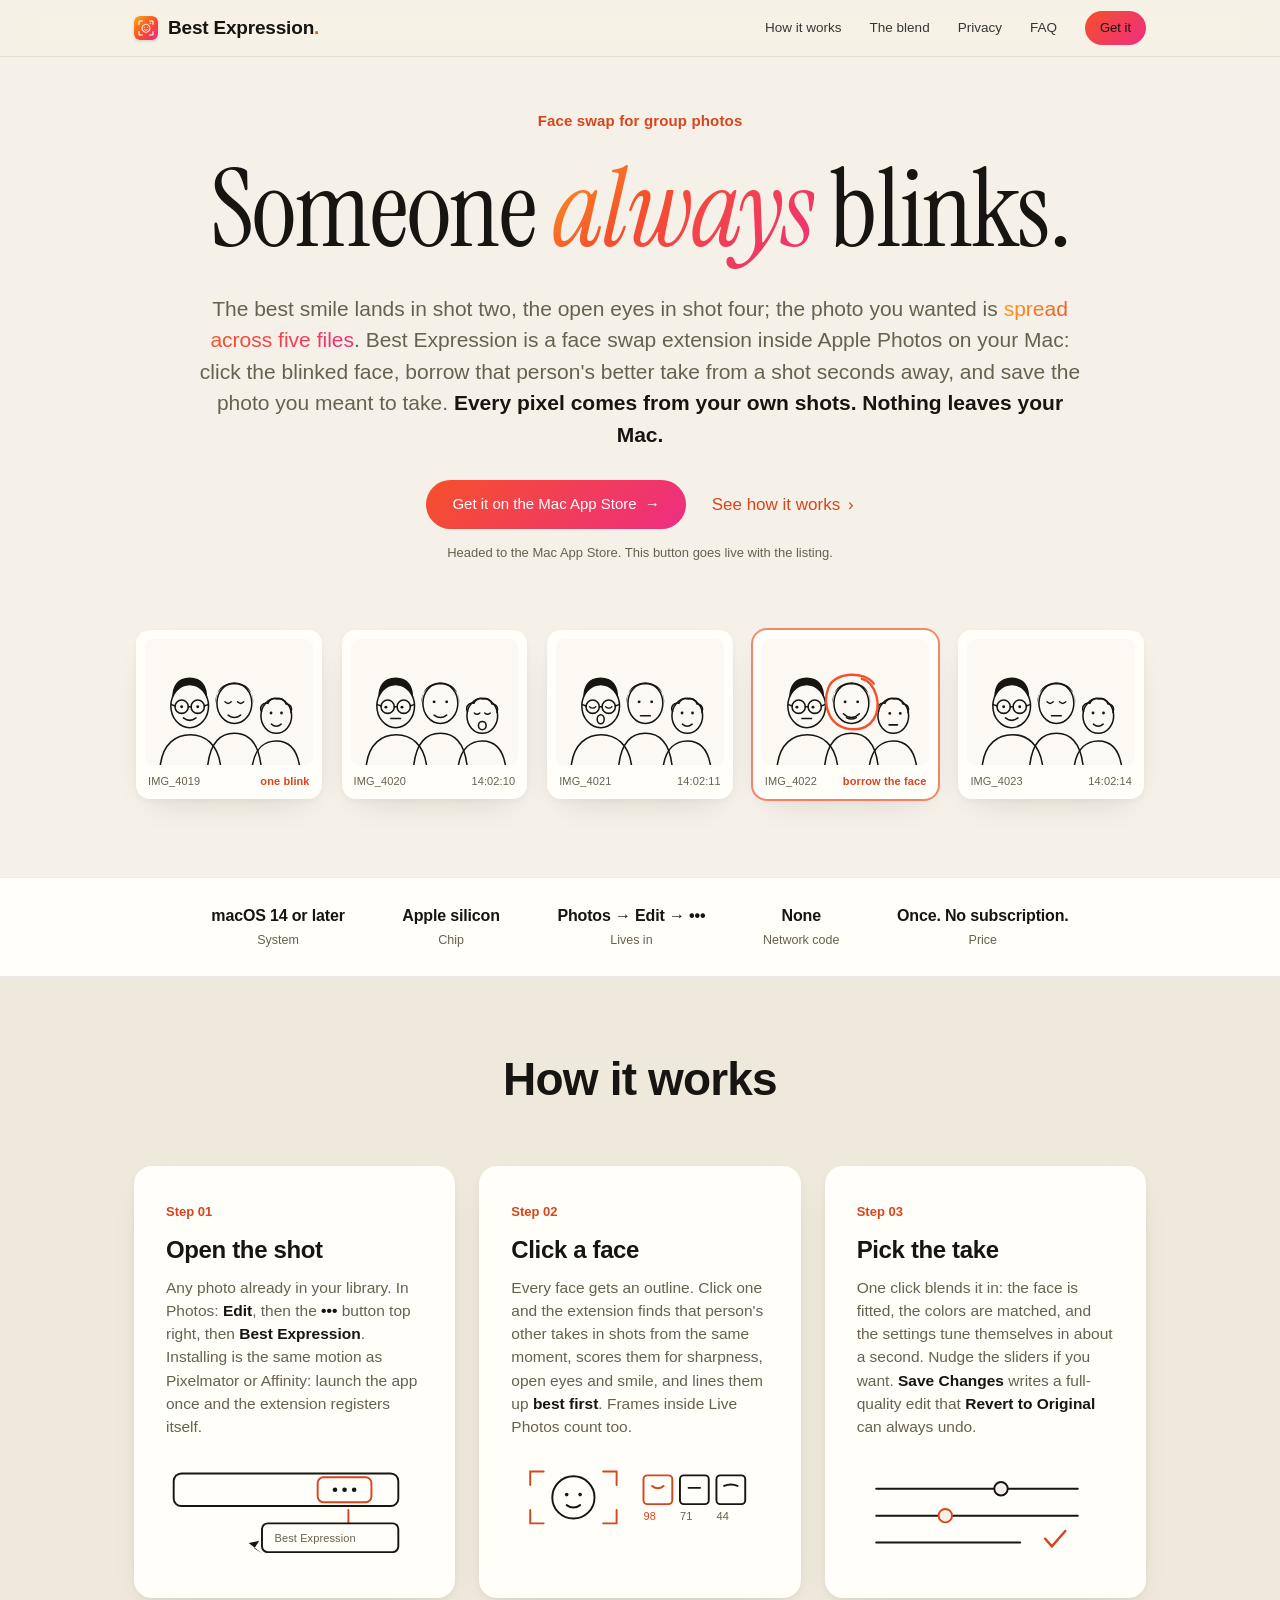
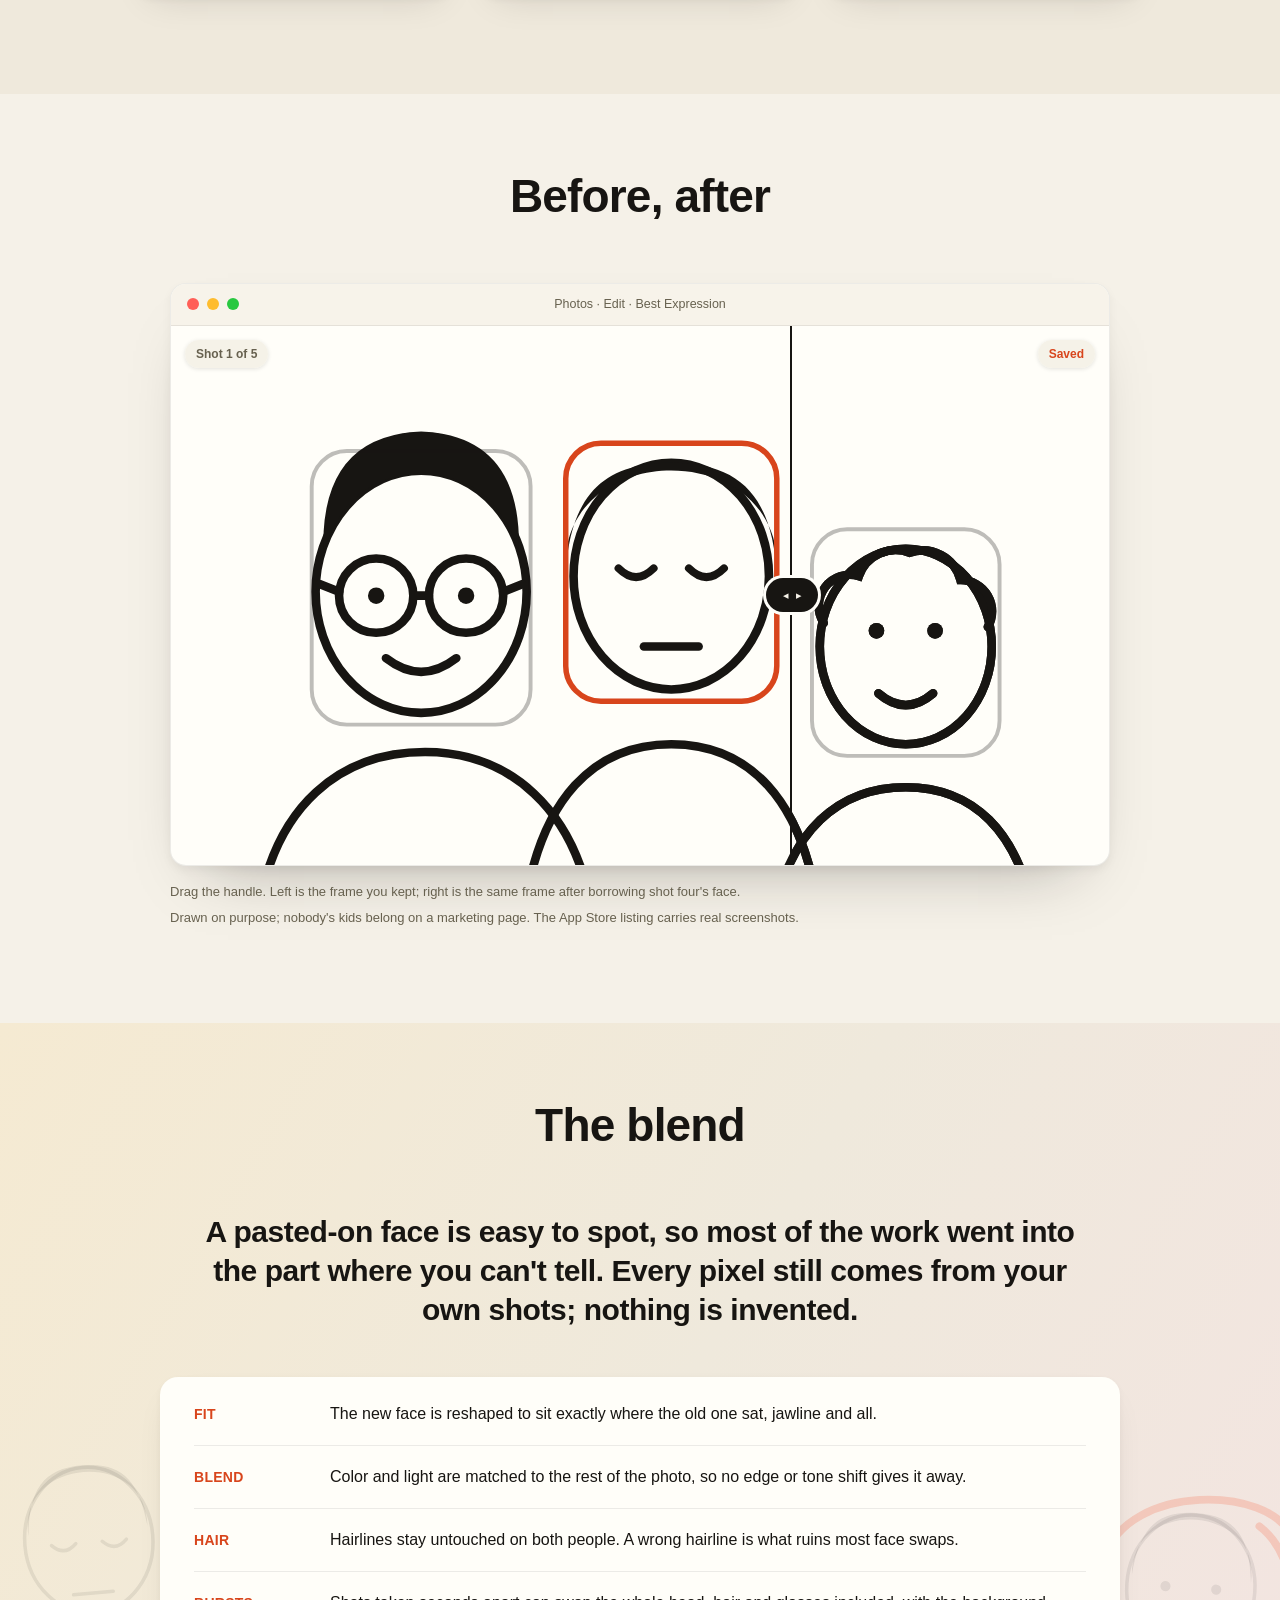
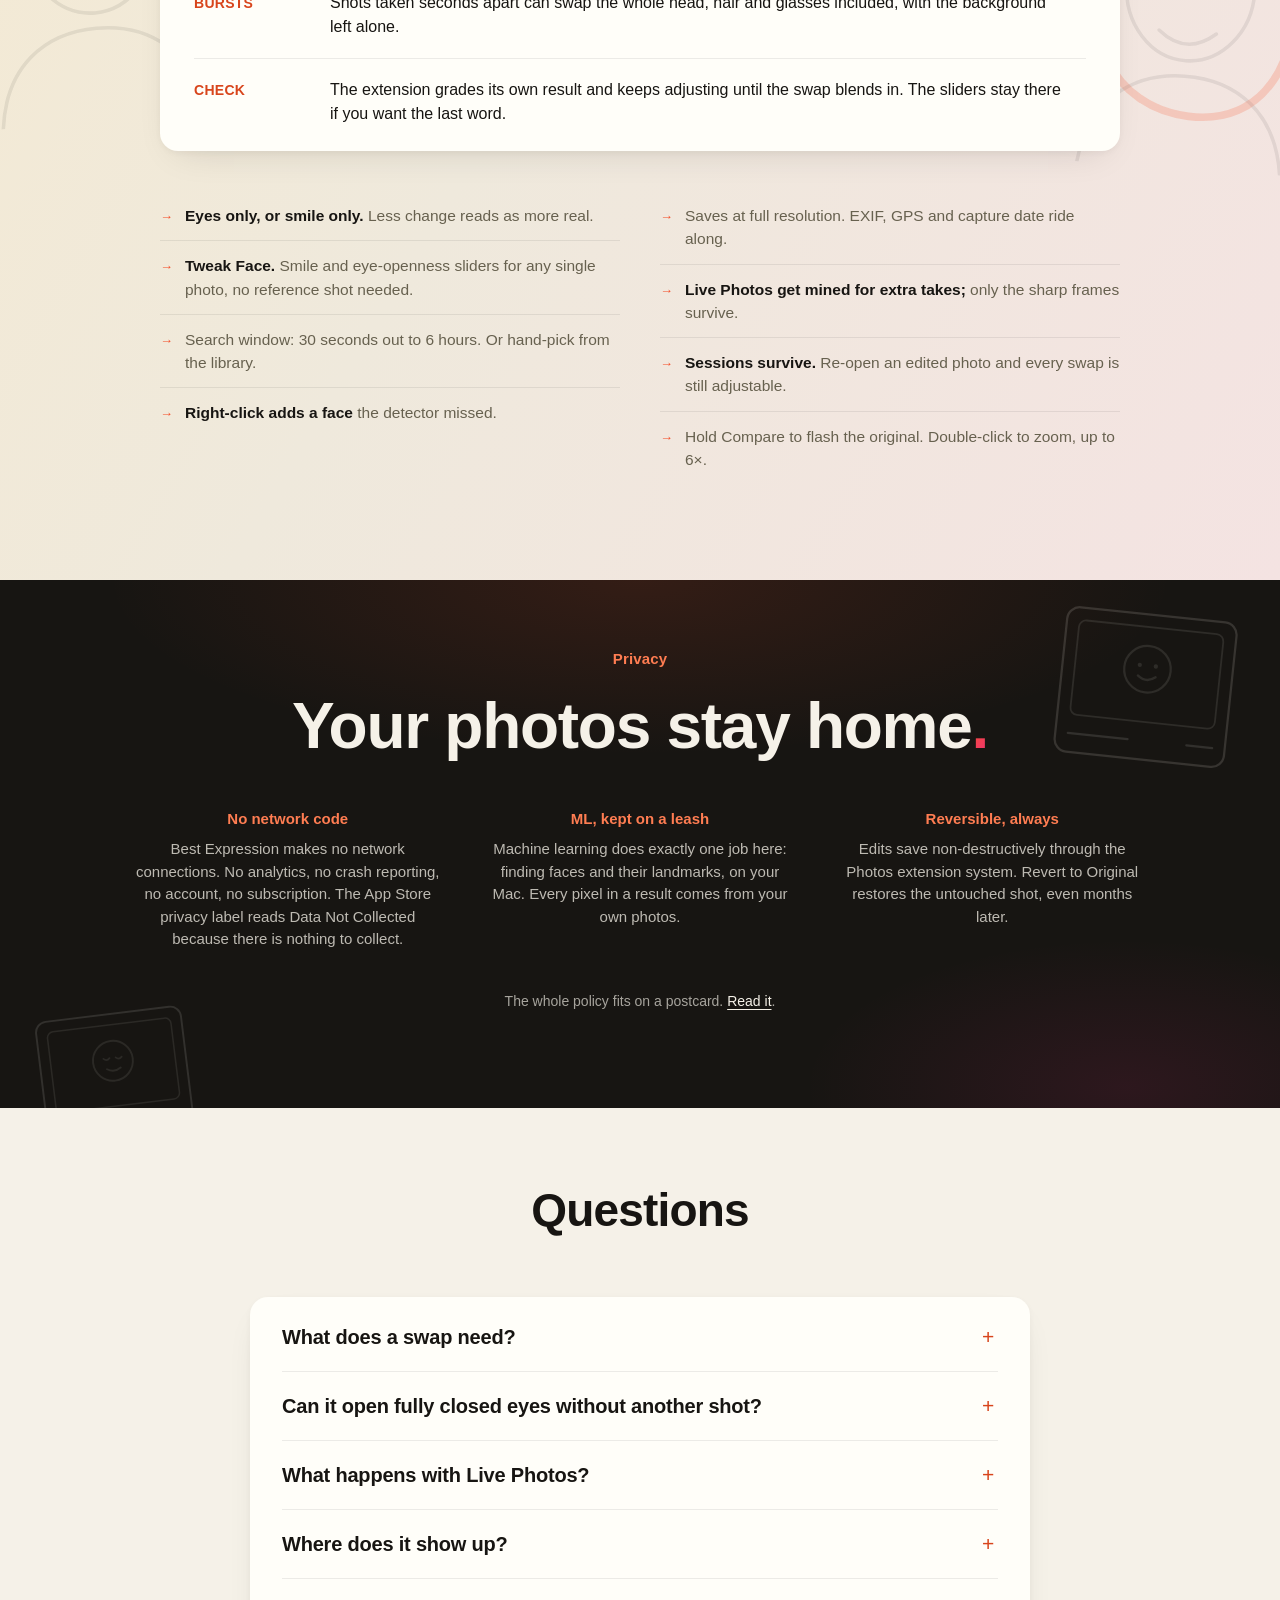
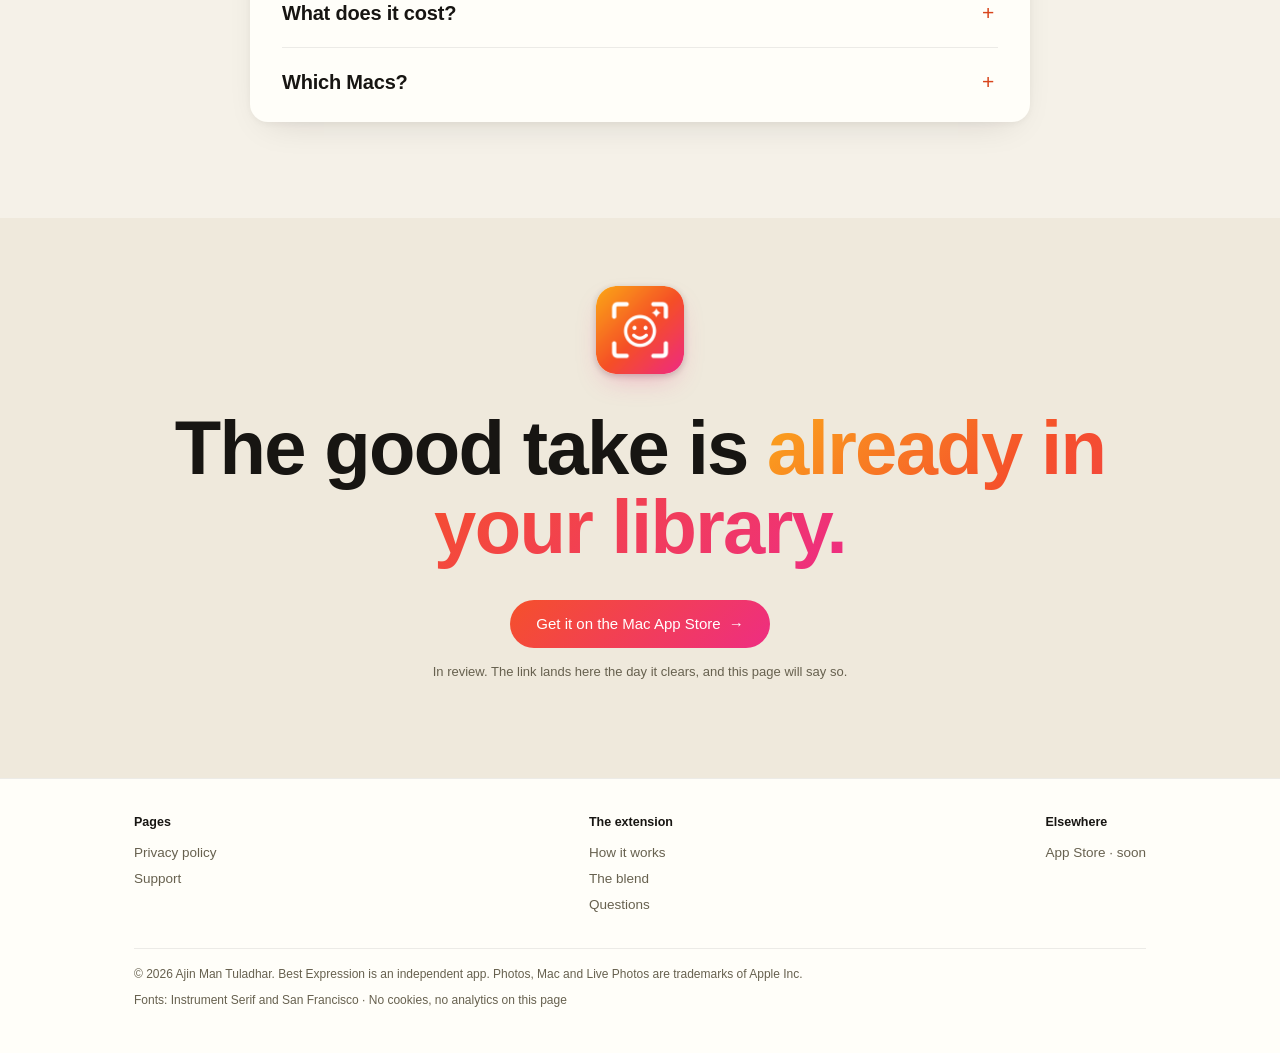
<file: index.html>
<!doctype html>
<html lang="en">
<head>
<meta charset="utf-8">
<meta name="viewport" content="width=device-width, initial-scale=1">
<title>Best Expression · Face swap for group photos, inside Apple Photos</title>
<meta name="description" content="Someone always blinks. The good take is sitting in the next shot over. Click their face and swap it in, right inside Photos. Everything stays on your Mac.">
<meta name="theme-color" content="#f5f1e8">
<link rel="icon" type="image/png" sizes="32x32" href="assets/icon-32.png">
<link rel="icon" type="image/png" sizes="64x64" href="assets/icon-64.png">
<link rel="apple-touch-icon" href="assets/icon-180.png">
<!-- PLACEHOLDER: Open Graph image. Drop a 1200x630 PNG at assets/og.png and uncomment.
<meta property="og:image" content="assets/og.png">
-->
<meta property="og:title" content="Best Expression · Face swap for group photos">
<meta property="og:description" content="Click the blinked face, borrow the open eyes from the shot next to it, save the photo you meant to take. Inside Apple Photos, entirely on your Mac.">
<meta property="og:type" content="website">
<link rel="preconnect" href="https://fonts.googleapis.com">
<link rel="preconnect" href="https://fonts.gstatic.com" crossorigin>
<link href="https://fonts.googleapis.com/css2?family=Instrument+Serif:ital@0;1&display=swap" rel="stylesheet">
<link rel="stylesheet" href="css/site.css">
<script>document.documentElement.className += " js";</script>
</head>
<body>

<!-- Shared line-art: the same three people, drawn once. Each "shot" reuses
     this trio and lays its own eyes and mouths on top, because the five
     frames really are the same scene a few seconds apart. -->
<svg width="0" height="0" style="position:absolute" aria-hidden="true" focusable="false">
  <defs>
    <g id="trio" fill="none" stroke="#171512" stroke-width="2.2" stroke-linecap="round">
      <!-- left: glasses -->
      <path d="M 22 180 C 26 150 44 137 65 137 C 86 137 104 151 108 180"/>
      <ellipse cx="64" cy="96" rx="27" ry="31"/>
      <path d="M 39 86 Q 38 56 64 55 Q 90 56 89 86 Q 83 66 64 66 Q 45 66 39 86 Z" fill="#171512" stroke="none"/>
      <circle cx="52.5" cy="97" r="9.5"/>
      <circle cx="75.5" cy="97" r="9.5"/>
      <path d="M 62 97 L 66 97 M 43 96 L 38 94 M 85 96 L 90 94"/>
      <!-- middle: bob -->
      <path d="M 90 180 C 94 148 109 135 128 135 C 147 135 162 148 166 180"/>
      <ellipse cx="128" cy="92" rx="25" ry="29"/>
      <path d="M 101 92 C 98 56 158 56 155 92 C 154 72 146 63 128 63 C 110 63 102 72 101 92 Z" fill="#171512" stroke="none"/>
      <!-- right: curls, shorter -->
      <path d="M 154 180 C 158 157 171 146 188 146 C 205 146 217 157 221 180"/>
      <ellipse cx="188" cy="110" rx="22" ry="25"/>
      <path d="M 167 104 A 8 8 0 0 1 176 92 A 10 10 0 0 1 189 86 A 10 10 0 0 1 202 93 A 8 8 0 0 1 209 105" />
    </g>

    <!-- expression parts, positioned per person -->
    <g id="a-open"><circle cx="52.5" cy="97" r="2.1" fill="#171512"/><circle cx="75.5" cy="97" r="2.1" fill="#171512"/></g>
    <g id="a-away"><circle cx="50" cy="97.6" r="2.1" fill="#171512"/><circle cx="73" cy="97.6" r="2.1" fill="#171512"/></g>
    <g id="a-shut" fill="none" stroke="#171512" stroke-width="2" stroke-linecap="round"><path d="M 48 97 Q 52.5 101 57 97"/><path d="M 71 97 Q 75.5 101 80 97"/></g>
    <g id="a-smile"><path d="M 55 113 Q 64 120 73 113" fill="none" stroke="#171512" stroke-width="2.2" stroke-linecap="round"/></g>
    <g id="a-flat"><path d="M 57 114 L 71 114" fill="none" stroke="#171512" stroke-width="2.2" stroke-linecap="round"/></g>
    <g id="a-talk"><ellipse cx="64" cy="115" rx="5" ry="6.5" fill="none" stroke="#171512" stroke-width="2.2"/></g>

    <g id="b-open"><circle cx="119" cy="90" r="2.1" fill="#171512"/><circle cx="137" cy="90" r="2.1" fill="#171512"/></g>
    <g id="b-shut" fill="none" stroke="#171512" stroke-width="2" stroke-linecap="round"><path d="M 114.5 90 Q 119 94.5 123.5 90"/><path d="M 132.5 90 Q 137 94.5 141.5 90"/></g>
    <g id="b-smile"><path d="M 119 109 Q 128 116 137 109" fill="none" stroke="#171512" stroke-width="2.2" stroke-linecap="round"/></g>
    <g id="b-grin" fill="none" stroke="#171512" stroke-width="2.2" stroke-linecap="round"><path d="M 116.5 107 Q 128 118 139.5 107"/><path d="M 121 112.5 Q 128 116.5 135 112.5"/></g>
    <g id="b-flat"><path d="M 121 110 L 135 110" fill="none" stroke="#171512" stroke-width="2.2" stroke-linecap="round"/></g>

    <g id="c-open"><circle cx="180.5" cy="106" r="2" fill="#171512"/><circle cx="195.5" cy="106" r="2" fill="#171512"/></g>
    <g id="c-away"><circle cx="183" cy="106.6" r="2" fill="#171512"/><circle cx="198" cy="106.6" r="2" fill="#171512"/></g>
    <g id="c-shut" fill="none" stroke="#171512" stroke-width="2" stroke-linecap="round"><path d="M 176.5 106 Q 180.5 109.8 184.5 106"/><path d="M 191.5 106 Q 195.5 109.8 199.5 106"/></g>
    <g id="c-smile"><path d="M 181 122 Q 188 128 195 122" fill="none" stroke="#171512" stroke-width="2.2" stroke-linecap="round"/></g>
    <g id="c-laugh"><ellipse cx="188" cy="124" rx="5.5" ry="6" fill="none" stroke="#171512" stroke-width="2.2"/></g>
    <g id="c-flat"><path d="M 182 123 L 194 123" fill="none" stroke="#171512" stroke-width="2.2" stroke-linecap="round"/></g>
  </defs>
</svg>

<header class="masthead">
  <div class="wrap masthead-inner">
    <a class="wordmark" href="./"><img class="app-icon" src="assets/icon-64.png"
      alt="" width="27" height="27"><span>Best Expression<em>.</em></span></a>
    <nav class="nav" aria-label="Site">
      <a href="#how">How it works</a>
      <a href="#blend" class="hide-sm">The blend</a>
      <a href="#privacy" class="hide-sm">Privacy</a>
      <a href="#faq">FAQ</a>
      <a href="#get" class="btn btn-ghost">Get it</a>
    </nav>
  </div>
</header>

<main>

<!-- ============================================= hero -->
<section class="hero">
  <div class="wrap">
    <p class="kicker" style="margin-bottom:22px">Face swap for group photos</p>
    <h1>Someone <em>always</em> blinks.</h1>
    <div class="hero-lead">
        <p class="hero-dek">The best smile lands in shot two, the open eyes in
        shot four; the photo you wanted is <span class="mark">spread across
        five files</span>. Best Expression is a face swap extension inside
        Apple Photos on your Mac: click the blinked face, borrow that person's better take
        from a shot seconds away, and save the photo you meant to take.
        <strong>Every pixel comes from your own shots. Nothing leaves your
        Mac.</strong></p>
        <div class="hero-ctas">
          <div class="hero-cta">
            <!-- PLACEHOLDER: App Store link. Replace href="#" with the real URL,
                 e.g. https://apps.apple.com/app/idXXXXXXXXXX. While href stays "#",
                 clicking shows the not-live-yet notice instead of jumping. -->
            <a class="btn btn-primary" id="store-link" href="#"
               data-wait="Not on the store yet · soon">
              <span class="label">Get it on the Mac App Store</span>
              <span class="arrow" aria-hidden="true">→</span>
            </a>
            <a class="link-more" href="#how">See how it works <span aria-hidden="true">›</span></a>
          </div>
          <p class="cta-note">Headed to the Mac App Store. This button goes live with the listing.</p>
        </div>
    </div>

    <!-- the contact sheet -->
    <div class="sheet" role="img" aria-label="Five frames of the same group photo, seconds apart. Someone has their eyes shut in each frame. In the fourth frame the middle person finally has open eyes and a real smile, circled in red pencil.">
        <div class="sheet-track">
          <figure class="shot">
            <svg viewBox="0 0 240 180"><use href="#trio"/><use href="#a-open"/><use href="#a-smile"/><use href="#b-shut"/><use href="#b-smile"/><use href="#c-open"/><use href="#c-smile"/></svg>
            <figcaption><span>IMG_4019</span><span class="flag">one blink</span></figcaption>
          </figure>
          <figure class="shot">
            <svg viewBox="0 0 240 180"><use href="#trio"/><use href="#a-away"/><use href="#a-flat"/><use href="#b-open"/><use href="#b-smile"/><use href="#c-shut"/><use href="#c-laugh"/></svg>
            <figcaption><span>IMG_4020</span><span>14:02:10</span></figcaption>
          </figure>
          <figure class="shot">
            <svg viewBox="0 0 240 180"><use href="#trio"/><use href="#a-shut"/><use href="#a-talk"/><use href="#b-open"/><use href="#b-flat"/><use href="#c-open"/><use href="#c-smile"/></svg>
            <figcaption><span>IMG_4021</span><span>14:02:11</span></figcaption>
          </figure>
          <figure class="shot is-pick" data-inview>
            <svg viewBox="0 0 240 180">
              <use href="#trio"/><use href="#a-away"/><use href="#a-flat"/><use href="#b-open"/><use href="#b-grin"/><use href="#c-away"/><use href="#c-flat"/>
              <path class="pencil" pathLength="100" d="M 160 64 C 148 46 104 46 95 70 C 86 94 96 126 127 129 C 158 132 170 106 164 82 C 160 68 152 59 143 57"/>
            </svg>
            <figcaption><span>IMG_4022</span><span class="flag">borrow the face</span></figcaption>
          </figure>
          <figure class="shot">
            <svg viewBox="0 0 240 180"><use href="#trio"/><use href="#a-open"/><use href="#a-smile"/><use href="#b-shut"/><use href="#b-flat"/><use href="#c-open"/><use href="#c-smile"/></svg>
            <figcaption><span>IMG_4023</span><span>14:02:14</span></figcaption>
          </figure>
        </div>
      </div>
  </div>

  <!-- spec strip -->
  <div class="specs">
    <div class="wrap">
      <dl class="specs-inner">
        <div class="spec"><dt>System</dt><dd>macOS 14 or later</dd></div>
        <div class="spec"><dt>Chip</dt><dd>Apple silicon</dd></div>
        <div class="spec"><dt>Lives in</dt><dd>Photos → Edit → •••</dd></div>
        <div class="spec"><dt>Network code</dt><dd>None</dd></div>
        <div class="spec"><dt>Price</dt><dd>Once. No subscription.</dd></div>
      </dl>
    </div>
  </div>
</section>

<!-- ============================================= 02 how it works -->
<section class="section" id="how">
  <div class="wrap">
    <div class="section-head">
      <h2 class="kicker">How it works</h2>
    </div>
    <div class="steps">
      <div class="step">
        <span class="num">Step 01</span>
        <h3>Open the shot</h3>
        <p>Any photo already in your library. In Photos: <b>Edit</b>, then the
        <b>•••</b> button top right, then <b>Best Expression</b>. Installing is
        the same motion as Pixelmator or Affinity: launch the app once and the
        extension registers itself.</p>
        <div class="step-art" aria-hidden="true">
          <svg viewBox="0 0 250 110" fill="none" stroke="#171512" stroke-width="2" stroke-linecap="round">
            <rect x="8" y="14" width="234" height="34" rx="8"/>
            <circle cx="176" cy="31" r="2.4" fill="#171512" stroke="none"/>
            <circle cx="186" cy="31" r="2.4" fill="#171512" stroke="none"/>
            <circle cx="196" cy="31" r="2.4" fill="#171512" stroke="none"/>
            <rect x="158" y="18" width="56" height="26" rx="6" stroke="#d8451c"/>
            <path d="M 190 52 L 190 66" stroke="#d8451c"/>
            <rect x="100" y="66" width="142" height="30" rx="6"/>
            <text x="113" y="85" class="svg-note">Best Expression</text>
            <path d="M 86 88 l 10 -5 l -3 9 l 9 3 z" fill="#171512" stroke="none" transform="rotate(14 92 88)"/>
          </svg>
        </div>
      </div>
      <div class="step">
        <span class="num">Step 02</span>
        <h3>Click a face</h3>
        <p>Every face gets an outline. Click one and the extension finds that
        person's other takes in shots from the same moment, scores them for
        sharpness, open eyes and smile, and lines them up <b>best first</b>.
        Frames inside Live Photos count too.</p>
        <div class="step-art" aria-hidden="true">
          <svg viewBox="0 0 250 110" fill="none" stroke="#171512" stroke-width="2" stroke-linecap="round">
            <path d="M 34 12 h -14 v 14 M 96 12 h 14 v 14 M 34 66 h -14 v -14 M 96 66 h 14 v -14" stroke="#d8451c"/>
            <circle cx="65" cy="39" r="22"/>
            <circle cx="58" cy="36" r="1.9" fill="#171512" stroke="none"/>
            <circle cx="72" cy="36" r="1.9" fill="#171512" stroke="none"/>
            <path d="M 58 47 Q 65 52 72 47"/>
            <rect x="138" y="16" width="30" height="30" rx="4" stroke="#d8451c"/>
            <path d="M 147 27 Q 153 32 159 27" stroke="#d8451c"/>
            <rect x="176" y="16" width="30" height="30" rx="4"/>
            <path d="M 185 29 L 197 29"/>
            <rect x="214" y="16" width="30" height="30" rx="4"/>
            <path d="M 222 27 Q 229 24 236 27"/>
            <text x="138" y="62" class="svg-note svg-note-red">98</text>
            <text x="176" y="62" class="svg-note">71</text>
            <text x="214" y="62" class="svg-note">44</text>
          </svg>
        </div>
      </div>
      <div class="step">
        <span class="num">Step 03</span>
        <h3>Pick the take</h3>
        <p>One click blends it in: the face is fitted, the colors are matched,
        and the settings tune themselves in about a second. Nudge the sliders
        if you want. <b>Save Changes</b> writes a full-quality edit that
        <b>Revert to Original</b> can always undo.</p>
        <div class="step-art" aria-hidden="true">
          <svg viewBox="0 0 250 110" fill="none" stroke="#171512" stroke-width="2" stroke-linecap="round">
            <path d="M 20 30 H 230"/><circle cx="150" cy="30" r="7" fill="#f5f1e8"/>
            <path d="M 20 58 H 230"/><circle cx="92" cy="58" r="7" fill="#f5f1e8" stroke="#d8451c"/>
            <path d="M 20 86 H 170"/>
            <path d="M 196 82 l 7 8 l 14 -16" stroke="#d8451c" stroke-width="2.6"/>
          </svg>
        </div>
      </div>
    </div>
  </div>
</section>

<!-- ============================================= 03 the result -->
<section class="section" id="result">
  <div class="wrap">
    <div class="section-head">
      <h2 class="kicker">Before, after</h2>
    </div>

    <div class="window">
      <div class="window-bar">
        <span class="traffic" aria-hidden="true"><i></i><i></i><i></i></span>
        <span class="title">Photos · Edit · Best Expression</span>
        <span></span>
      </div>
      <div class="compare" id="compare">
        <div class="layer before" aria-hidden="true">
          <svg viewBox="0 28 240 138">
            <use href="#trio"/><use href="#a-open"/><use href="#a-smile"/><use href="#b-shut"/><use href="#b-flat"/><use href="#c-open"/><use href="#c-smile"/>
            <rect x="36" y="60" width="56" height="70" rx="9" fill="none" stroke="#171512" stroke-width="1" opacity="0.28"/>
            <rect x="101" y="58" width="54" height="66" rx="9" fill="none" stroke="#d8451c" stroke-width="1.4"/>
            <rect x="164" y="80" width="48" height="58" rx="9" fill="none" stroke="#171512" stroke-width="1" opacity="0.28"/>
          </svg>
        </div>
        <div class="layer after" aria-hidden="true">
          <svg viewBox="0 28 240 138">
            <use href="#trio"/><use href="#a-open"/><use href="#a-smile"/><use href="#b-open"/><use href="#b-grin"/><use href="#c-open"/><use href="#c-smile"/>
          </svg>
        </div>
        <span class="tag tag-before" aria-hidden="true">Shot 1 of 5</span>
        <span class="tag tag-after" aria-hidden="true">Saved</span>
        <div class="divider" aria-hidden="true"></div>
        <input type="range" min="0" max="100" value="66" step="0.1"
               aria-label="Compare the original shot with the saved version">
      </div>
    </div>
    <div class="compare-caption">
      <span>Drag the handle. Left is the frame you kept; right is the same frame after borrowing shot four's face.</span>
      <span>Drawn on purpose; nobody's kids belong on a marketing page. The App Store listing carries real screenshots.</span>
    </div>
  </div>
</section>

<!-- ============================================= 04 the blend -->
<section class="section" id="blend">
  <!-- ghosted before face, left margin -->
  <svg class="deco deco-blend-left" aria-hidden="true" viewBox="0 0 220 270" fill="none" stroke-linecap="round">
    <path d="M 18 270 C 25 214 62 186 110 186 C 158 186 195 214 202 270" stroke="rgba(23,21,18,0.08)" stroke-width="3.2"/>
    <ellipse cx="110" cy="106" rx="58" ry="66" stroke="rgba(23,21,18,0.08)" stroke-width="3.2"/>
    <path d="M 56 98 C 50 26 170 26 164 98 C 160 56 146 38 110 38 C 74 38 60 56 56 98 Z" fill="rgba(23,21,18,0.08)"/>
    <path d="M 76 108 Q 87 119 98 108 M 122 108 Q 133 119 144 108" stroke="rgba(23,21,18,0.08)" stroke-width="3.2"/>
    <path d="M 92 154 L 128 154" stroke="rgba(23,21,18,0.08)" stroke-width="3.2"/>
  </svg>
  <!-- ghosted after face with a faint pencil mark, right margin -->
  <svg class="deco deco-blend-right" aria-hidden="true" viewBox="0 0 220 270" fill="none" stroke-linecap="round">
    <path d="M 18 270 C 25 214 62 186 110 186 C 158 186 195 214 202 270" stroke="rgba(23,21,18,0.08)" stroke-width="3.2"/>
    <ellipse cx="110" cy="106" rx="58" ry="66" stroke="rgba(23,21,18,0.08)" stroke-width="3.2"/>
    <path d="M 56 98 C 50 26 170 26 164 98 C 160 56 146 38 110 38 C 74 38 60 56 56 98 Z" fill="rgba(23,21,18,0.08)"/>
    <circle cx="87" cy="106" r="4.6" fill="rgba(23,21,18,0.08)"/>
    <circle cx="133" cy="106" r="4.6" fill="rgba(23,21,18,0.08)"/>
    <path d="M 84 146 Q 110 168 136 146" stroke="rgba(23,21,18,0.08)" stroke-width="3.2"/>
    <path d="M 196 52 C 176 10 48 14 30 84 C 12 154 46 218 116 222 C 186 226 212 162 202 106 C 197 78 186 58 168 46" stroke="rgba(245,80,43,0.20)" stroke-width="7"/>
  </svg>
  <div class="wrap">
    <div class="section-head">
      <h2 class="kicker">The blend</h2>
    </div>
    <p class="craft-intro">A pasted-on face is easy to spot, so most of the
    work went into the part where you can't tell. Every pixel still comes
    from your own shots; nothing is invented.</p>

    <ul class="blend-list">
      <li>
        <span class="k">Fit</span>
        <span class="v">The new face is reshaped to sit exactly where the old
        one sat, jawline and all.</span>
      </li>
      <li>
        <span class="k">Blend</span>
        <span class="v">Color and light are matched to the rest of the photo,
        so no edge or tone shift gives it away.</span>
      </li>
      <li>
        <span class="k">Hair</span>
        <span class="v">Hairlines stay untouched on both people. A wrong
        hairline is what ruins most face swaps.</span>
      </li>
      <li>
        <span class="k">Bursts</span>
        <span class="v">Shots taken seconds apart can swap the whole head,
        hair and glasses included, with the background left alone.</span>
      </li>
      <li>
        <span class="k">Check</span>
        <span class="v">The extension grades its own result and keeps
        adjusting until the swap blends in. The sliders stay there if you want
        the last word.</span>
      </li>
    </ul>

    <div class="index-grid">
      <div class="index-col">
        <ul class="index-list">
          <li><span class="tick">→</span><p><b>Eyes only, or smile only.</b> Less change reads as more real.</p></li>
          <li><span class="tick">→</span><p><b>Tweak Face.</b> Smile and eye-openness sliders for any single photo, no reference shot needed.</p></li>
          <li><span class="tick">→</span><p class="spec-frag">Search window: 30 seconds out to 6 hours. Or hand-pick from the library.</p></li>
          <li><span class="tick">→</span><p><b>Right-click adds a face</b> the detector missed.</p></li>
        </ul>
      </div>
      <div class="index-col">
        <ul class="index-list">
          <li><span class="tick">→</span><p class="spec-frag">Saves at full resolution. EXIF, GPS and capture date ride along.</p></li>
          <li><span class="tick">→</span><p><b>Live Photos get mined for extra takes;</b> only the sharp frames survive.</p></li>
          <li><span class="tick">→</span><p><b>Sessions survive.</b> Re-open an edited photo and every swap is still adjustable.</p></li>
          <li><span class="tick">→</span><p class="spec-frag">Hold Compare to flash the original. Double-click to zoom, up to 6×.</p></li>
        </ul>
      </div>
    </div>
  </div>
</section>

<!-- ============================================= 06 privacy -->
<section class="section privacy" id="privacy">
  <!-- ghosted photo frames resting in the dark -->
  <svg class="deco deco-pv-a" aria-hidden="true" viewBox="0 0 200 172" fill="none" stroke-linecap="round">
    <rect x="5" y="5" width="190" height="162" rx="14" stroke="rgba(245,241,232,0.14)" stroke-width="2.5"/>
    <rect x="19" y="19" width="162" height="106" rx="8" stroke="rgba(245,241,232,0.10)" stroke-width="2"/>
    <circle cx="100" cy="66" r="26" stroke="rgba(245,241,232,0.10)" stroke-width="2.5"/>
    <circle cx="91" cy="62" r="2.4" fill="rgba(245,241,232,0.10)"/>
    <circle cx="109" cy="62" r="2.4" fill="rgba(245,241,232,0.10)"/>
    <path d="M 90 74 Q 100 82 110 74" stroke="rgba(245,241,232,0.10)" stroke-width="2.5"/>
    <path d="M 19 146 L 86 146 M 152 146 L 181 146" stroke="rgba(245,241,232,0.12)" stroke-width="2.5"/>
  </svg>
  <svg class="deco deco-pv-b" aria-hidden="true" viewBox="0 0 200 172" fill="none" stroke-linecap="round">
    <rect x="5" y="5" width="190" height="162" rx="14" stroke="rgba(245,241,232,0.12)" stroke-width="2.5"/>
    <rect x="19" y="19" width="162" height="106" rx="8" stroke="rgba(245,241,232,0.09)" stroke-width="2"/>
    <circle cx="100" cy="66" r="26" stroke="rgba(245,241,232,0.09)" stroke-width="2.5"/>
    <path d="M 88 62 Q 92 66 96 62 M 104 62 Q 108 66 112 62" stroke="rgba(245,241,232,0.09)" stroke-width="2.2"/>
    <path d="M 91 76 Q 100 82 109 76" stroke="rgba(245,241,232,0.09)" stroke-width="2.5"/>
    <path d="M 19 146 L 74 146 M 140 146 L 181 146" stroke="rgba(245,241,232,0.11)" stroke-width="2.5"/>
  </svg>
  <div class="wrap">
    <p class="kicker" style="margin-bottom:22px">Privacy</p>
    <h2>Your photos stay home<em>.</em></h2>
    <div class="privacy-cols">
      <div>
        <h3>No network code</h3>
        <p>Best Expression makes no network connections. No analytics, no
        crash reporting, no account, no subscription. The App Store privacy
        label reads Data Not Collected because there is nothing to
        collect.</p>
      </div>
      <div>
        <h3>ML, kept on a leash</h3>
        <p>Machine learning does exactly one job here: finding faces and their
        landmarks, on your Mac. Every pixel in a result comes from your own
        photos.</p>
      </div>
      <div>
        <h3>Reversible, always</h3>
        <p>Edits save non-destructively through the Photos extension system.
        Revert to Original restores the untouched shot, even months later.</p>
      </div>
    </div>
    <p class="privacy-foot">The whole policy fits on a postcard. <a href="privacy.html">Read it</a>.</p>
  </div>
</section>

<!-- ============================================= 07 faq -->
<section class="section" id="faq">
  <div class="wrap">
    <div class="section-head">
      <h2 class="kicker">Questions</h2>
    </div>
    <div class="faq">
      <details>
        <summary>What does a swap need?</summary>
        <div class="answer"><p>At least one other photo of the same person taken
        close in time. A burst or two consecutive shots works best. The
        <b>Tweak Face</b> sliders are the exception: they work on any single
        photo with a face in it.</p></div>
      </details>
      <details>
        <summary>Can it open fully closed eyes without another shot?</summary>
        <div class="answer"><p>No. The sliders reshape the face's own pixels and
        they stop at subtle. Fully closed eyes need a real take to borrow from.
        Nothing here invents an eyeball.</p></div>
      </details>
      <details>
        <summary>What happens with Live Photos?</summary>
        <div class="answer"><p>Two things. Their video frames serve as extra
        takes, filtered down to the sharp ones. And when you save an edit over
        a Live Photo, Photos keeps the edited still and switches off the
        motion, as it does for every third-party editor. Duplicate the photo
        first if you want a live copy too. Revert to Original brings the motion
        back.</p></div>
      </details>
      <details>
        <summary>Where does it show up?</summary>
        <div class="answer"><p>Launch the app once after installing, then in
        Photos: <b>Edit</b>, the <b>•••</b> button top right, <b>Best
        Expression</b>.</p>
        <p>Missing from the menu? System Settings → General → Login Items &amp;
        Extensions → Photos Editing, switch it on, restart Photos. The <a
        href="support.html">support page</a> walks through it.</p></div>
      </details>
      <details>
        <summary>What does it cost?</summary>
        <!-- PLACEHOLDER: price. Fill in the number once set in App Store Connect. -->
        <div class="answer"><p>One price, paid once. No subscription, no tiers,
        no account. The number lands with the App Store listing.</p></div>
      </details>
      <details>
        <summary>Which Macs?</summary>
        <div class="answer"><p>macOS 14 or later on Apple silicon. The pipeline
        leans on Core Image and the Neural Engine, so it stays quick on
        full-resolution photos.</p></div>
      </details>
    </div>
  </div>
</section>

<!-- ============================================= closer -->
<section class="section closer" id="get">
  <div class="wrap">
    <img class="app-icon" src="assets/icon-180.png" alt="The Best Expression app icon"
      width="76" height="76">
    <h2>The good take is <em>already in your library.</em></h2>
    <div class="hero-cta">
      <!-- PLACEHOLDER: same App Store link as the hero button. -->
      <a class="btn btn-primary" id="store-link-2" href="#"
         data-wait="Not on the store yet · soon">
        <span class="label">Get it on the Mac App Store</span>
        <span class="arrow" aria-hidden="true">→</span>
      </a>
    </div>
    <p class="cta-note">In review. The link lands here the day it clears, and this page will say so.</p>
  </div>
</section>

</main>

<footer>
  <div class="wrap">
    <div class="foot-grid">
      <div class="foot-col">
        <span class="mono">Pages</span>
        <a href="privacy.html">Privacy policy</a>
        <a href="support.html">Support</a>
      </div>
      <div class="foot-col">
        <span class="mono">The extension</span>
        <a href="#how">How it works</a>
        <a href="#blend">The blend</a>
        <a href="#faq">Questions</a>
      </div>
      <div class="foot-col">
        <span class="mono">Elsewhere</span>
        <!-- PLACEHOLDER: add real profile or repo links, or delete this column. -->
        <a href="#" aria-disabled="true">App Store · soon</a>
      </div>
    </div>
    <div class="colophon">
      <span>© 2026 Ajin Man Tuladhar. Best Expression is an independent app.
      Photos, Mac and Live Photos are trademarks of Apple Inc.</span>
      <span>Fonts: Instrument Serif and San Francisco · No cookies, no
      analytics on this page</span>
    </div>
  </div>
</footer>

<script src="js/site.js" defer></script>
</body>
</html>
</file>
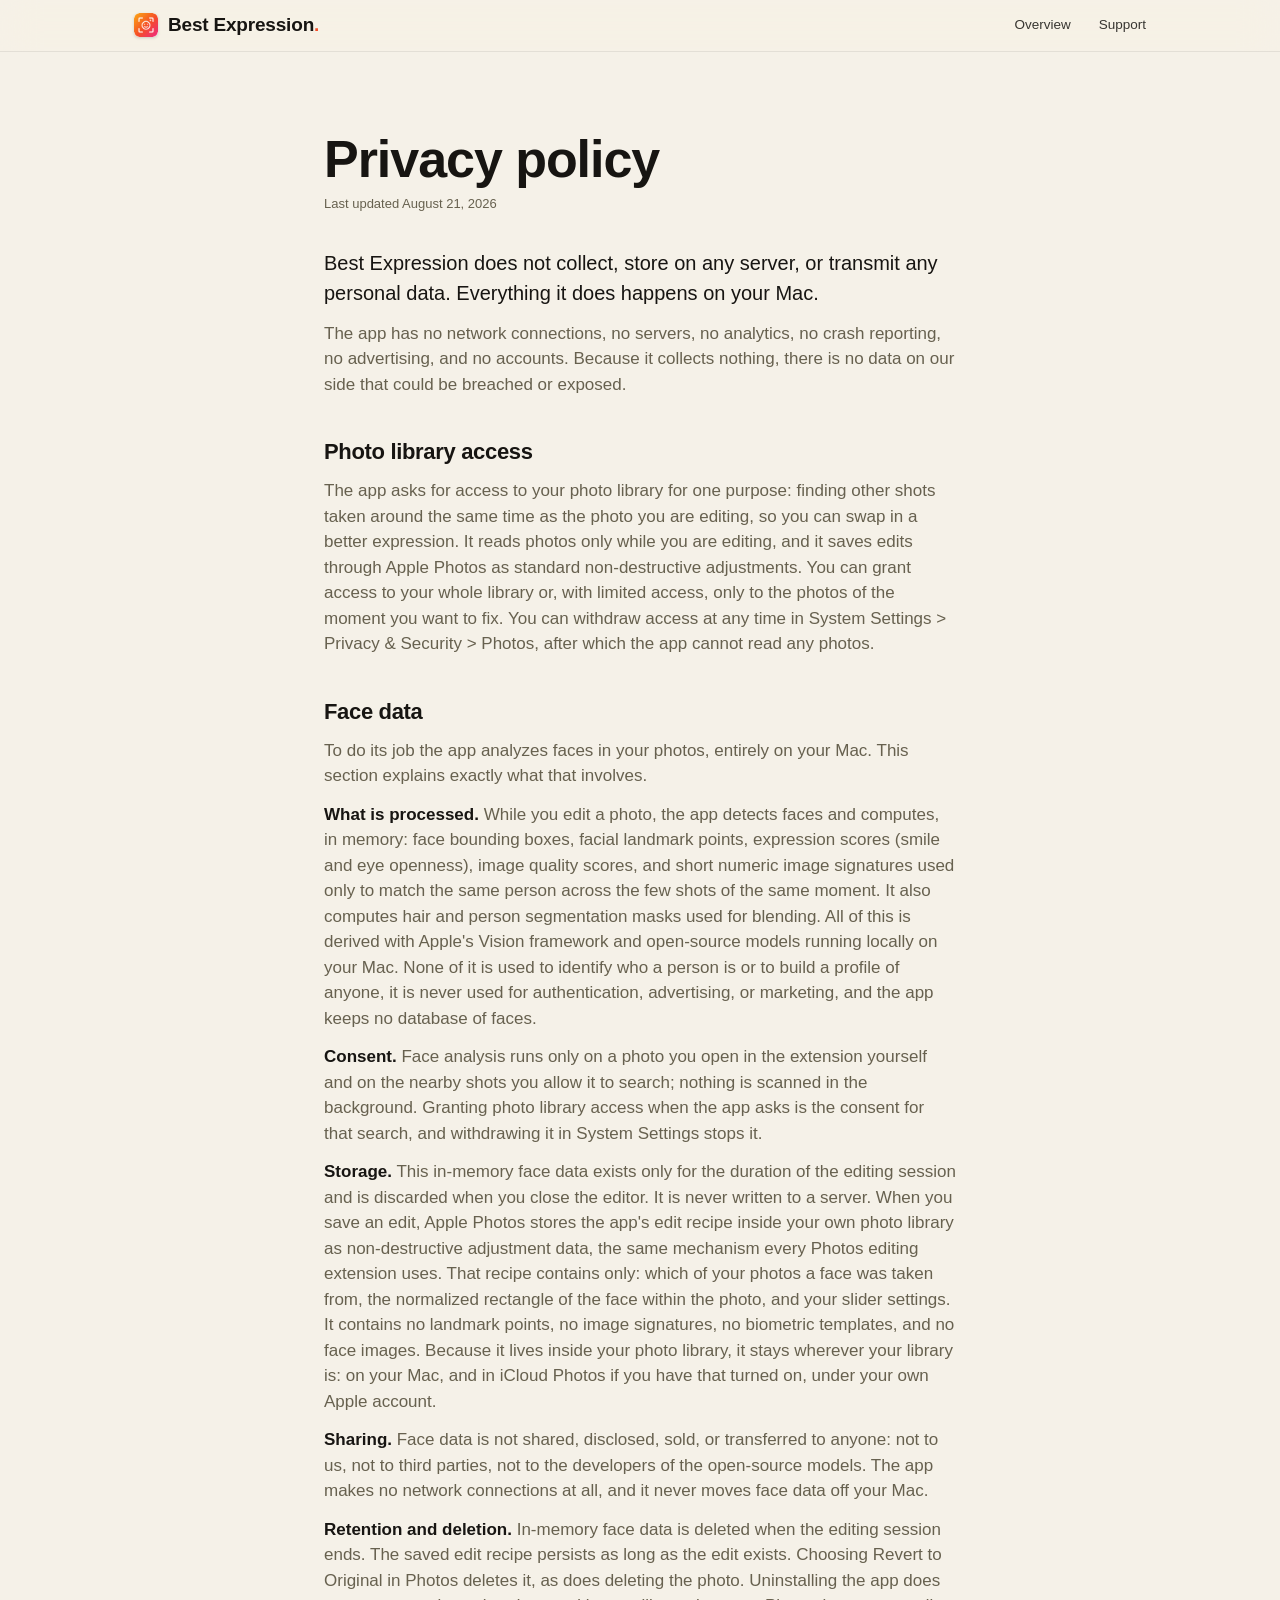
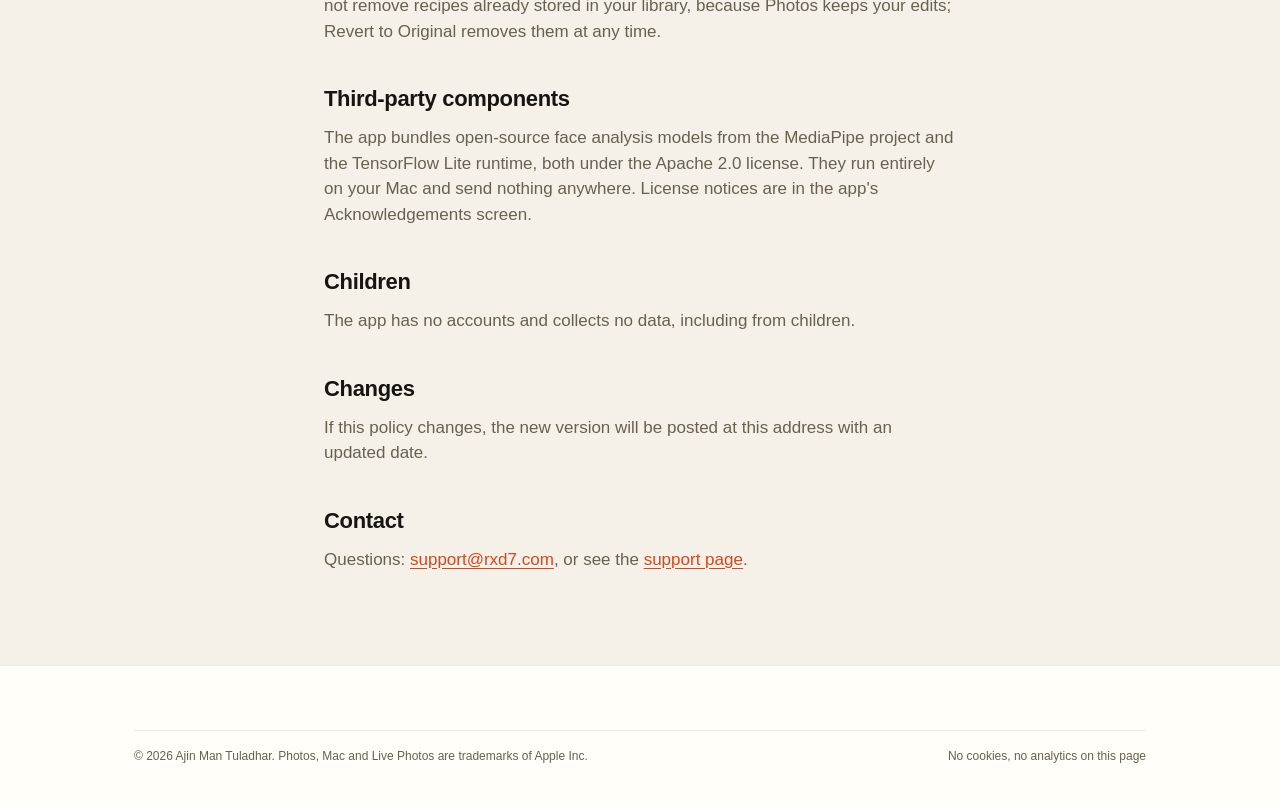
<file: privacy.html>
<!doctype html>
<html lang="en">
<head>
<meta charset="utf-8">
<meta name="viewport" content="width=device-width, initial-scale=1">
<title>Privacy policy · Best Expression</title>
<meta name="description" content="Best Expression does not collect, store on any server, or transmit any personal data. Faces are analyzed on your Mac only, and nothing derived from them leaves it.">
<meta name="theme-color" content="#f5f1e8">
<link rel="icon" type="image/png" sizes="32x32" href="assets/icon-32.png">
<link rel="icon" type="image/png" sizes="64x64" href="assets/icon-64.png">
<link rel="apple-touch-icon" href="assets/icon-180.png">
<link rel="preconnect" href="https://fonts.googleapis.com">
<link rel="preconnect" href="https://fonts.gstatic.com" crossorigin>
<link href="https://fonts.googleapis.com/css2?family=Instrument+Serif:ital@0;1&display=swap" rel="stylesheet">
<link rel="stylesheet" href="css/site.css">
</head>
<body>

<header class="masthead">
  <div class="wrap masthead-inner">
    <a class="wordmark" href="./"><img class="app-icon" src="assets/icon-64.png"
      alt="" width="27" height="27"><span>Best Expression<em>.</em></span></a>
    <nav class="nav" aria-label="Site">
      <a href="./">Overview</a>
      <a href="support.html">Support</a>
    </nav>
  </div>
</header>

<main class="wrap page">
  <h1>Privacy policy</h1>
  <p class="updated">Last updated August 21, 2026</p>

  <p class="lede">Best Expression does not collect, store on any server, or
  transmit any personal data. Everything it does happens on your Mac.</p>

  <p>The app has no network connections, no servers, no analytics, no crash
  reporting, no advertising, and no accounts. Because it collects nothing,
  there is no data on our side that could be breached or exposed.</p>

  <h2 id="photo-library">Photo library access</h2>

  <p>The app asks for access to your photo library for one purpose: finding
  other shots taken around the same time as the photo you are editing, so you
  can swap in a better expression. It reads photos only while you are editing,
  and it saves edits through Apple Photos as standard non-destructive
  adjustments. You can grant access to your whole library or, with limited
  access, only to the photos of the moment you want to fix. You can withdraw
  access at any time in System Settings > Privacy & Security > Photos, after
  which the app cannot read any photos.</p>

  <h2 id="face-data">Face data</h2>

  <p>To do its job the app analyzes faces in your photos, entirely on your
  Mac. This section explains exactly what that involves.</p>

  <p><b>What is processed.</b> While you edit a photo, the app detects faces
  and computes, in memory: face bounding boxes, facial landmark points,
  expression scores (smile and eye openness), image quality scores, and short
  numeric image signatures used only to match the same person across the few
  shots of the same moment. It also computes hair and person segmentation
  masks used for blending. All of this is derived with Apple's Vision
  framework and open-source models running locally on your Mac. None of it is
  used to identify who a person is or to build a profile of anyone, it is
  never used for authentication, advertising, or marketing, and the app keeps
  no database of faces.</p>

  <p><b>Consent.</b> Face analysis runs only on a photo you open in the
  extension yourself and on the nearby shots you allow it to search; nothing
  is scanned in the background. Granting photo library access when the app
  asks is the consent for that search, and withdrawing it in System Settings
  stops it.</p>

  <p><b>Storage.</b> This in-memory face data exists only for the duration of
  the editing session and is discarded when you close the editor. It is never
  written to a server. When you save an edit, Apple Photos stores the app's
  edit recipe inside your own photo library as non-destructive adjustment
  data, the same mechanism every Photos editing extension uses. That recipe
  contains only: which of your photos a face was taken from, the normalized
  rectangle of the face within the photo, and your slider settings. It
  contains no landmark points, no image signatures, no biometric templates,
  and no face images. Because it lives inside your photo library, it stays
  wherever your library is: on your Mac, and in iCloud Photos if you have that
  turned on, under your own Apple account.</p>

  <p><b>Sharing.</b> Face data is not shared, disclosed, sold, or transferred
  to anyone: not to us, not to third parties, not to the developers of the
  open-source models. The app makes no network connections at all, and it
  never moves face data off your Mac.</p>

  <p><b>Retention and deletion.</b> In-memory face data is deleted when the
  editing session ends. The saved edit recipe persists as long as the edit
  exists. Choosing Revert to Original in Photos deletes it, as does deleting
  the photo. Uninstalling the app does not remove recipes already stored in
  your library, because Photos keeps your edits; Revert to Original removes
  them at any time.</p>

  <h2 id="third-party">Third-party components</h2>

  <p>The app bundles open-source face analysis models from the MediaPipe
  project and the TensorFlow Lite runtime, both under the Apache 2.0 license.
  They run entirely on your Mac and send nothing anywhere. License notices are
  in the app's Acknowledgements screen.</p>

  <h2 id="children">Children</h2>

  <p>The app has no accounts and collects no data, including from
  children.</p>

  <h2 id="changes">Changes</h2>

  <p>If this policy changes, the new version will be posted at this address
  with an updated date.</p>

  <h2 id="contact">Contact</h2>

  <p>Questions: <a href="mailto:support@rxd7.com">support@rxd7.com</a>, or see
  the <a href="support.html">support page</a>.</p>
</main>

<footer>
  <div class="wrap">
    <div class="colophon">
      <span>© 2026 Ajin Man Tuladhar. Photos, Mac and Live Photos are
      trademarks of Apple Inc.</span>
      <span>No cookies, no analytics on this page</span>
    </div>
  </div>
</footer>

</body>
</html>
</file>
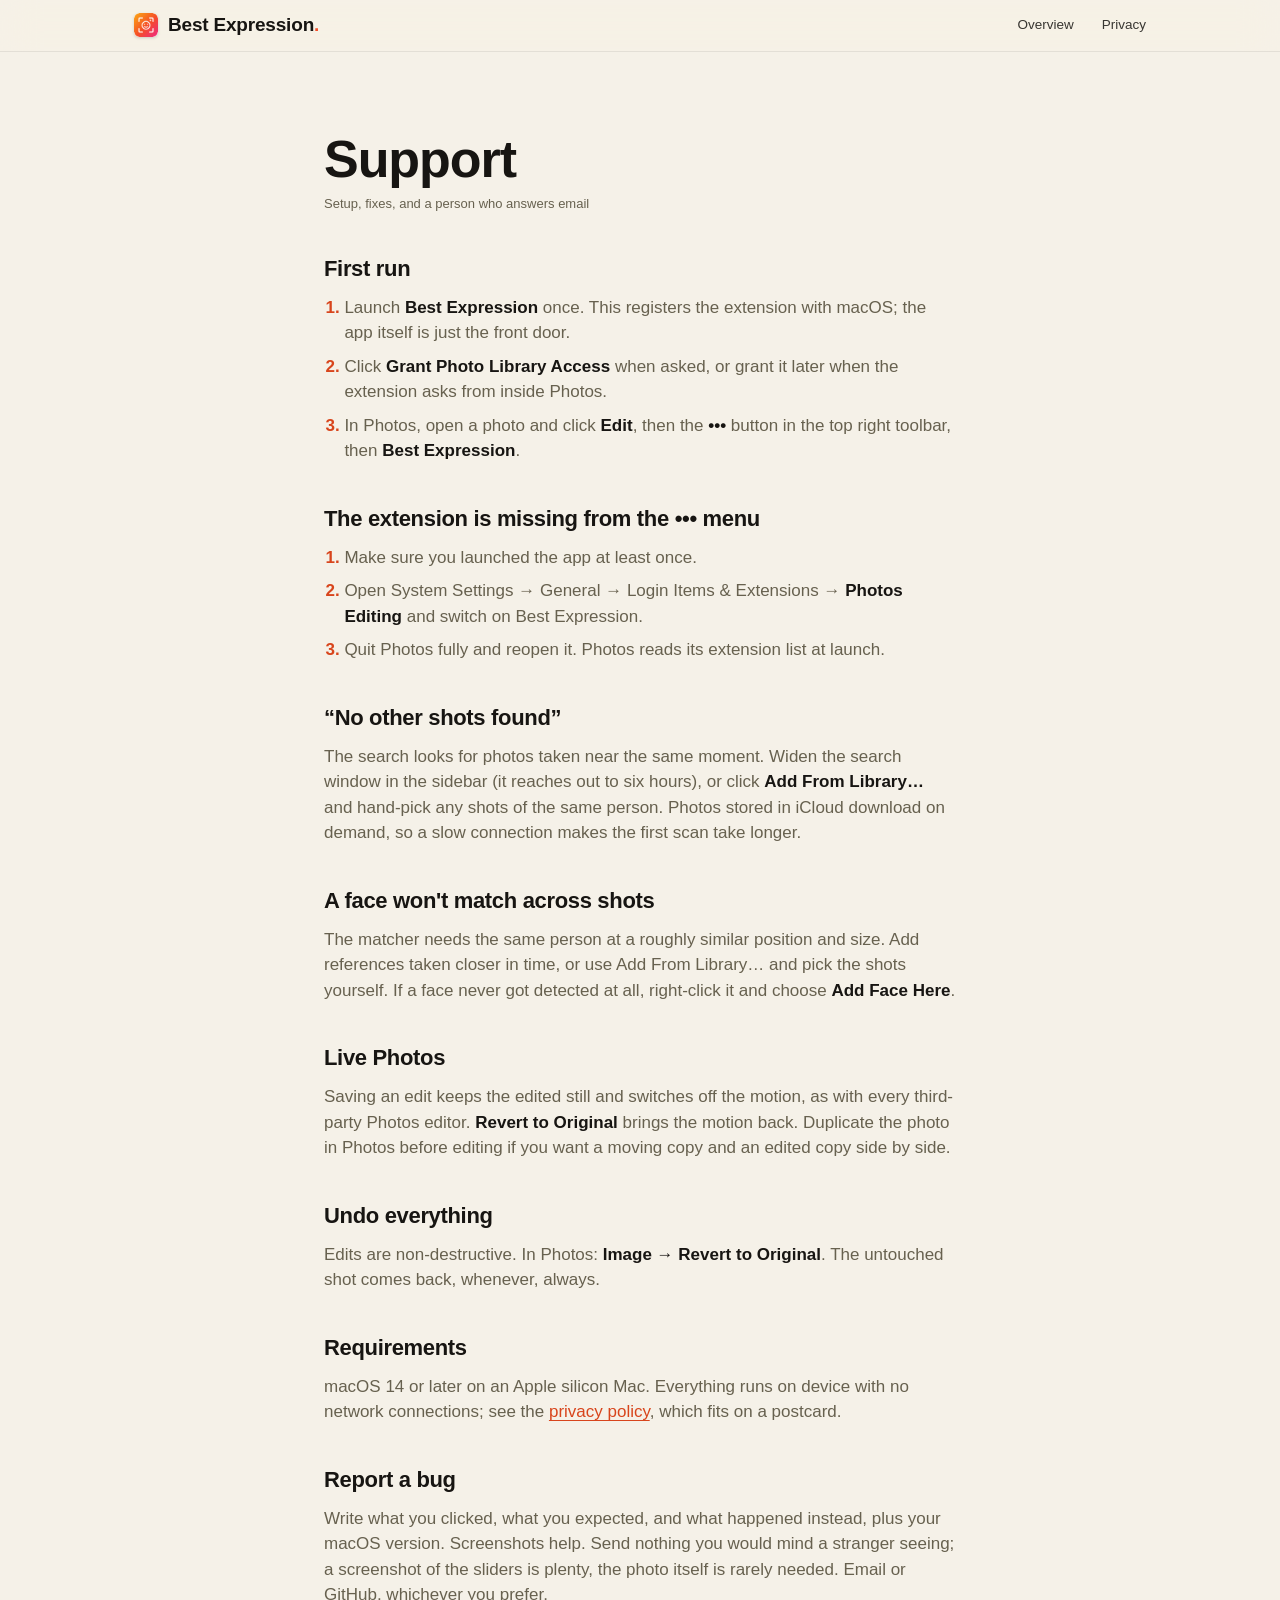
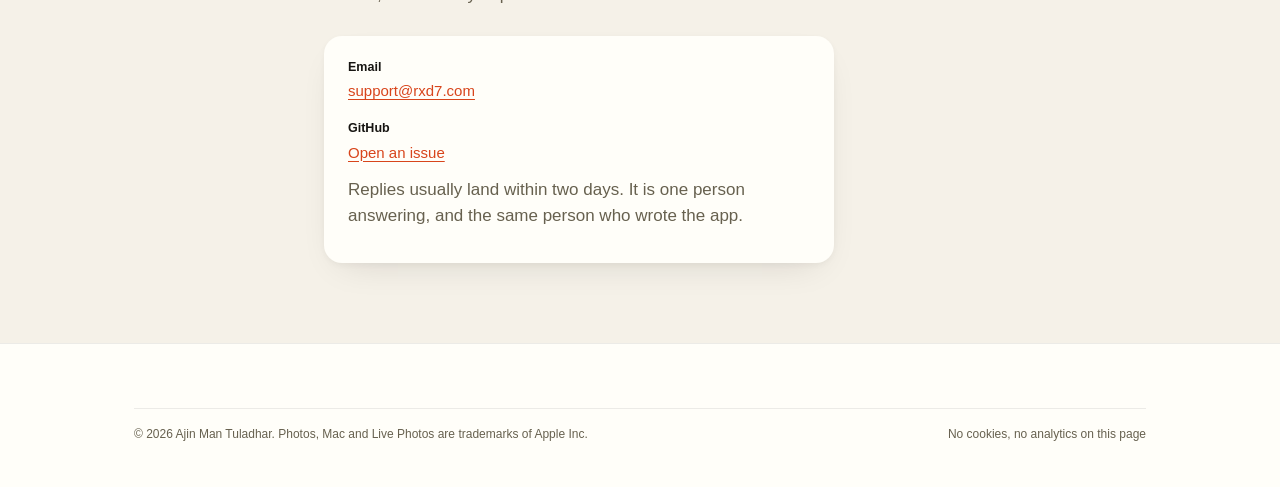
<file: support.html>
<!doctype html>
<html lang="en">
<head>
<meta charset="utf-8">
<meta name="viewport" content="width=device-width, initial-scale=1">
<title>Support · Best Expression</title>
<meta name="description" content="Setup, troubleshooting, and a person who answers email. Support for Best Expression, the face swap extension for Apple Photos.">
<meta name="theme-color" content="#f5f1e8">
<link rel="icon" type="image/png" sizes="32x32" href="assets/icon-32.png">
<link rel="icon" type="image/png" sizes="64x64" href="assets/icon-64.png">
<link rel="apple-touch-icon" href="assets/icon-180.png">
<link rel="preconnect" href="https://fonts.googleapis.com">
<link rel="preconnect" href="https://fonts.gstatic.com" crossorigin>
<link href="https://fonts.googleapis.com/css2?family=Instrument+Serif:ital@0;1&display=swap" rel="stylesheet">
<link rel="stylesheet" href="css/site.css">
</head>
<body>

<header class="masthead">
  <div class="wrap masthead-inner">
    <a class="wordmark" href="./"><img class="app-icon" src="assets/icon-64.png"
      alt="" width="27" height="27"><span>Best Expression<em>.</em></span></a>
    <nav class="nav" aria-label="Site">
      <a href="./">Overview</a>
      <a href="privacy.html">Privacy</a>
    </nav>
  </div>
</header>

<main class="wrap page">
  <h1>Support</h1>
  <p class="updated">Setup, fixes, and a person who answers email</p>

  <h2>First run</h2>
  <ol>
    <li>Launch <b>Best Expression</b> once. This registers the extension with
    macOS; the app itself is just the front door.</li>
    <li>Click <b>Grant Photo Library Access</b> when asked, or grant it later
    when the extension asks from inside Photos.</li>
    <li>In Photos, open a photo and click <b>Edit</b>, then the <b>•••</b>
    button in the top right toolbar, then <b>Best Expression</b>.</li>
  </ol>

  <h2>The extension is missing from the ••• menu</h2>
  <ol>
    <li>Make sure you launched the app at least once.</li>
    <li>Open System Settings → General → Login Items &amp; Extensions →
    <b>Photos Editing</b> and switch on Best Expression.</li>
    <li>Quit Photos fully and reopen it. Photos reads its extension list at
    launch.</li>
  </ol>

  <h2>&#8220;No other shots found&#8221;</h2>
  <p>The search looks for photos taken near the same moment. Widen the search
  window in the sidebar (it reaches out to six hours), or click <b>Add From
  Library…</b> and hand-pick any shots of the same person. Photos stored in
  iCloud download on demand, so a slow connection makes the first scan take
  longer.</p>

  <h2>A face won't match across shots</h2>
  <p>The matcher needs the same person at a roughly similar position and size.
  Add references taken closer in time, or use Add From Library… and pick the
  shots yourself. If a face never got detected at all, right-click it and
  choose <b>Add Face Here</b>.</p>

  <h2>Live Photos</h2>
  <p>Saving an edit keeps the edited still and switches off the motion, as
  with every third-party Photos editor. <b>Revert to Original</b> brings the
  motion back. Duplicate the photo in Photos before editing if you want a
  moving copy and an edited copy side by side.</p>

  <h2>Undo everything</h2>
  <p>Edits are non-destructive. In Photos: <b>Image → Revert to Original</b>.
  The untouched shot comes back, whenever, always.</p>

  <h2>Requirements</h2>
  <p>macOS 14 or later on an Apple silicon Mac. Everything runs on device
  with no network connections; see the <a href="privacy.html">privacy
  policy</a>, which fits on a postcard.</p>

  <h2>Report a bug</h2>
  <p>Write what you clicked, what you expected, and what happened instead,
  plus your macOS version. Screenshots help. Send nothing you would mind a
  stranger seeing; a screenshot of the sliders is plenty, the photo itself is
  rarely needed. Email or GitHub, whichever you prefer.</p>

  <div class="contact-card">
    <span class="mono">Email</span>
    <p class="addr"><a href="mailto:support@rxd7.com">support@rxd7.com</a></p>
    <span class="mono" style="margin-top:16px">GitHub</span>
    <p class="addr"><a href="https://github.com/ajin/macOS-photos-best-expression-site/issues">Open
    an issue</a></p>
    <p class="muted" style="margin-top:12px">Replies usually land within two
    days. It is one person answering, and the same person who wrote the app.</p>
  </div>
</main>

<footer>
  <div class="wrap">
    <div class="colophon">
      <span>© 2026 Ajin Man Tuladhar. Photos, Mac and Live Photos are
      trademarks of Apple Inc.</span>
      <span>No cookies, no analytics on this page</span>
    </div>
  </div>
</footer>

</body>
</html>
</file>
<file: css/site.css>
/* Best Expression site
   macOS marketing grammar, our palette: warm paper, ink, and the app
   icon's amber -> vermillion -> magenta ramp as the product color.
   System fonts only; the page fetches nothing from anywhere. */

:root {
  --paper: #f5f1e8;
  --card: #fffef9;
  --band: #efe9dc;
  --ink: #171512;
  --muted: #67614f;
  /* accents from the app icon gradient: #FBA71C -> #F5502B -> #EE2D82.
     --red is the vermillion stop deepened for small text (AA on paper);
     --verm is the stop itself, for big strokes and display type. */
  --red: #d8451c;
  --verm: #f5502b;
  --amber: #fba71c;
  --magenta: #ee2d82;
  --grad: linear-gradient(135deg, var(--amber), var(--verm) 38%, var(--magenta));
  --grad-btn: linear-gradient(135deg, var(--verm), var(--magenta));
  --line: rgba(23, 21, 18, 0.14);
  --line-soft: rgba(23, 21, 18, 0.08);
  --shadow-card: 0 2px 6px rgba(23, 21, 18, 0.04), 0 14px 36px -18px rgba(23, 21, 18, 0.16);
  --sans: -apple-system, BlinkMacSystemFont, "SF Pro Display", "SF Pro Text",
    "Segoe UI", Roboto, "Helvetica Neue", Arial, sans-serif;
  --serif: "Instrument Serif", ui-serif, Georgia, "Times New Roman", serif;
  --radius: 18px;
  color-scheme: light;
}

* { margin: 0; padding: 0; box-sizing: border-box; }

html { scroll-behavior: smooth; }

html, body { overflow-x: clip; }

body {
  background: var(--paper);
  color: var(--ink);
  font-family: var(--sans);
  font-size: 17px;
  line-height: 1.5;
  -webkit-font-smoothing: antialiased;
  text-rendering: optimizeLegibility;
}

::selection { background: rgba(245, 80, 43, 0.24); }

img, svg { display: block; max-width: 100%; }

a { color: inherit; }

.wrap {
  max-width: 1100px;
  margin-inline: auto;
  padding-inline: clamp(20px, 4.5vw, 44px);
}

/* type utilities ------------------------------------------------ */

.mono {
  font-size: 13px;
  color: var(--muted);
  letter-spacing: 0;
}

.kicker {
  font-size: 15px;
  font-weight: 600;
  letter-spacing: 0.01em;
  color: var(--red);
}

/* gradient-clipped emphasis inside the problem statement */
.mark {
  background: var(--grad);
  -webkit-background-clip: text;
  background-clip: text;
  -webkit-text-fill-color: transparent;
}

/* text inside inline SVG inherits page CSS */
.svg-note {
  font-family: var(--sans);
  font-size: 11.5px;
  letter-spacing: 0.01em;
  fill: var(--muted);
  stroke: none;
}

.svg-note-red { fill: var(--red); }

/* gradient display word ----------------------------------------- */

.hero h1 em,
.closer h2 em,
.privacy h2 em {
  font-style: normal;
  color: var(--verm);
  background: var(--grad);
  -webkit-background-clip: text;
  background-clip: text;
  -webkit-text-fill-color: transparent;
}

.hero h1 em { font-style: italic; }

/* sticky product nav -------------------------------------------- */

.masthead {
  position: sticky;
  top: 0;
  z-index: 50;
  background: rgba(245, 241, 232, 0.72);
  -webkit-backdrop-filter: blur(18px) saturate(1.8);
  backdrop-filter: blur(18px) saturate(1.8);
  border-bottom: 1px solid var(--line-soft);
}

.masthead-inner {
  display: flex;
  align-items: center;
  justify-content: space-between;
  gap: 24px;
  padding-block: 11px;
}

.wordmark {
  font-size: 19px;
  font-weight: 600;
  letter-spacing: -0.01em;
  text-decoration: none;
  display: inline-flex;
  align-items: center;
  gap: 10px;
}

.wordmark em { color: var(--verm); font-style: normal; }

.wordmark .app-icon { width: 24px; height: 24px; }

.app-icon {
  display: inline-block;
  border-radius: 22.4%;
  box-shadow: 0 1px 3px rgba(23, 21, 18, 0.18);
}

.nav {
  display: flex;
  align-items: center;
  gap: clamp(14px, 2.4vw, 28px);
}

.nav a {
  font-size: 13.5px;
  text-decoration: none;
  color: var(--ink);
  opacity: 0.85;
  transition: opacity 0.15s ease;
}

.nav a:hover, .nav a:focus-visible { opacity: 1; }

.nav .btn {
  font-size: 13px;
  padding: 7px 15px;
  opacity: 1;
}

@media (max-width: 760px) {
  .nav a.hide-sm { display: none; }
}

@media (max-width: 600px) {
  .nav a:not(.btn) { display: none; }
  .masthead-inner { padding-block: 9px; }
}

/* buttons ------------------------------------------------------- */

.btn {
  display: inline-flex;
  align-items: center;
  gap: 8px;
  font-family: var(--sans);
  font-size: 15px;
  font-weight: 500;
  letter-spacing: 0;
  text-decoration: none;
  border: 0;
  border-radius: 980px;
  padding: 13px 26px;
  cursor: pointer;
  transition: filter 0.15s ease, transform 0.1s ease, background-color 0.15s ease;
}

.btn .arrow { transition: transform 0.16s ease; }

.btn:hover .arrow, .btn:focus-visible .arrow { transform: translateX(3px); }

.btn:active { transform: scale(0.985); }

.btn-primary {
  background: var(--grad-btn);
  color: #fff;
}

.btn-primary:hover, .btn-primary:focus-visible { filter: brightness(1.06); }

.btn-primary.is-waiting {
  background: var(--card);
  color: var(--red);
  box-shadow: inset 0 0 0 1.5px var(--verm);
}

.btn-ghost {
  background: var(--grad-btn);
  color: #fff;
}

.btn-ghost:hover, .btn-ghost:focus-visible { filter: brightness(1.06); }

.link-more {
  font-size: 17px;
  font-weight: 500;
  color: var(--red);
  text-decoration: none;
}

.link-more span { display: inline-block; margin-left: 3px; transition: transform 0.15s ease; }

.link-more:hover span, .link-more:focus-visible span { transform: translateX(3px); }

.link-more:hover { text-decoration: underline; text-underline-offset: 3px; }

:focus-visible {
  outline: 2px solid var(--red);
  outline-offset: 3px;
}

/* hero ---------------------------------------------------------- */

.hero {
  padding-block: clamp(30px, 4.2vw, 56px) 0;
  text-align: center;
}

.hero .kicker { display: block; margin-bottom: 14px; }

.hero h1 {
  font-family: var(--serif);
  font-weight: 400;
  font-size: clamp(48px, 8.6vw, 108px);
  line-height: 1;
  letter-spacing: -0.012em;
  max-width: 12em;
  margin-inline: auto;
}

.hero-lead { margin-top: clamp(20px, 3vw, 30px); }

.hero-dek {
  font-size: clamp(17px, 1.8vw, 21px);
  line-height: 1.5;
  color: var(--muted);
  max-width: 42em;
  margin-inline: auto;
}

.hero-dek strong { color: var(--ink); font-weight: 600; }

.hero-cta {
  margin-top: 30px;
  display: flex;
  flex-wrap: wrap;
  align-items: center;
  justify-content: center;
  gap: 12px 26px;
}

.cta-note {
  margin-top: 14px;
  color: var(--muted);
  font-size: 13px;
}

/* contact sheet */

.sheet {
  margin-top: clamp(38px, 5vw, 60px);
  margin-inline: calc(50% - 50vw);
  overflow-x: auto;
  overscroll-behavior-x: contain;
  padding: 8px 24px 34px;
  scrollbar-width: none;
}

.sheet::-webkit-scrollbar { display: none; }

.sheet-track {
  display: flex;
  gap: 20px;
  align-items: flex-start;
  width: max-content;
  margin-inline: auto;
}

.shot {
  flex: 0 0 auto;
  width: clamp(168px, 14.5vw, 210px);
  background: var(--card);
  border-radius: 14px;
  padding: 9px 9px 7px;
  box-shadow: var(--shadow-card);
  text-align: left;
}

.shot svg {
  width: 100%;
  height: auto;
  background: #fbf9f2;
  border-radius: 8px;
}

.shot figcaption {
  display: flex;
  justify-content: space-between;
  gap: 8px;
  padding: 8px 3px 3px;
  font-size: 11px;
  letter-spacing: 0.01em;
  color: var(--muted);
}

.shot figcaption .flag { color: var(--red); font-weight: 600; }

.shot.is-pick { box-shadow: 0 0 0 2px rgba(245, 80, 43, 0.65), var(--shadow-card); }

/* grease pencil strokes */

.pencil {
  fill: none;
  stroke: var(--verm);
  stroke-width: 3.4;
  stroke-linecap: round;
}

.js .pencil[pathLength] {
  stroke-dasharray: 100;
  stroke-dashoffset: 100;
}

.js .inview .pencil[pathLength] {
  stroke-dashoffset: 0;
  transition: stroke-dashoffset 0.9s cubic-bezier(0.55, 0, 0.2, 1) 0.35s;
}

@media (prefers-reduced-motion: reduce) {
  html { scroll-behavior: auto; }
  .js .pencil[pathLength] { stroke-dashoffset: 0; transition: none; }
  .btn .arrow, .link-more span { transition: none; }
}

/* spec strip ---------------------------------------------------- */

.specs {
  border-block: 1px solid var(--line-soft);
  margin-top: clamp(26px, 4vw, 44px);
  background: var(--card);
}

.specs-inner {
  display: flex;
  flex-wrap: wrap;
  justify-content: center;
  gap: 18px clamp(28px, 4.5vw, 72px);
  padding-block: 26px;
}

.spec {
  display: flex;
  flex-direction: column-reverse;
  gap: 3px;
  text-align: center;
}

.spec dt {
  font-size: 12.5px;
  color: var(--muted);
}

.spec dd {
  font-size: 16px;
  font-weight: 600;
  letter-spacing: -0.01em;
}

@media (max-width: 720px) {
  .spec { flex: 1 1 38%; }
}

/* sections ------------------------------------------------------ */

.section { padding-block: clamp(40px, 5.5vw, 68px) clamp(52px, 7.5vw, 96px); }

.section > .wrap { position: relative; z-index: 1; }

#how { background: var(--band); }

#blend {
  position: relative;
  overflow: hidden;
  background: linear-gradient(120deg, #f5ead2, var(--band) 46%, #f4e3e2);
}

.closer { background: var(--band); }

/* decorative backdrops ------------------------------------------ */

.deco {
  position: absolute;
  pointer-events: none;
  z-index: 0;
}

.deco-blend-left {
  left: clamp(-70px, -2vw, -30px);
  top: 50%;
  width: clamp(200px, 19vw, 300px);
  transform: translateY(-60%) rotate(-5deg);
}

.deco-blend-right {
  right: clamp(-70px, -2vw, -30px);
  top: 50%;
  width: clamp(200px, 19vw, 300px);
  transform: translateY(-44%) rotate(4deg);
}

.deco-pv-a {
  top: 30px;
  right: 3.5vw;
  width: clamp(150px, 14vw, 220px);
  transform: rotate(6deg);
}

.deco-pv-b {
  bottom: -34px;
  left: 3vw;
  width: clamp(130px, 12vw, 190px);
  transform: rotate(-7deg);
}

@media (max-width: 1250px) {
  .deco-blend-left, .deco-blend-right { display: none; }
}

@media (max-width: 900px) {
  .deco-pv-a, .deco-pv-b { display: none; }
}

.section-head {
  text-align: center;
  margin-bottom: clamp(30px, 5vw, 52px);
}

.section-head .kicker,
.section-head h2.kicker {
  font-size: clamp(30px, 4.2vw, 46px);
  font-weight: 700;
  letter-spacing: -0.018em;
  color: var(--ink);
}

/* how it works -------------------------------------------------- */

.steps {
  display: grid;
  grid-template-columns: repeat(3, 1fr);
  gap: clamp(16px, 2vw, 24px);
}

.step {
  background: var(--card);
  border-radius: var(--radius);
  padding: clamp(22px, 2.6vw, 32px);
  box-shadow: var(--shadow-card);
}

.step .num {
  font-size: 13px;
  font-weight: 600;
  color: var(--red);
}

.step h3 {
  font-size: clamp(20px, 2vw, 24px);
  font-weight: 700;
  letter-spacing: -0.015em;
  margin: 8px 0 8px;
}

.step p { color: var(--muted); font-size: 15.5px; }

.step p b { color: var(--ink); font-weight: 600; }

.step-art { margin-top: 22px; }

.step-art svg { width: 100%; max-width: 240px; height: auto; }

@media (max-width: 880px) {
  .steps { grid-template-columns: 1fr; }
}

/* compare slider ------------------------------------------------ */

.window {
  background: var(--card);
  border: 1px solid var(--line-soft);
  border-radius: 16px;
  overflow: hidden;
  box-shadow: 0 4px 10px rgba(23, 21, 18, 0.05), 0 32px 64px -36px rgba(23, 21, 18, 0.35);
  max-width: 940px;
  margin-inline: auto;
}

.window-bar {
  display: grid;
  grid-template-columns: 1fr auto 1fr;
  align-items: center;
  padding: 11px 16px;
  border-bottom: 1px solid var(--line-soft);
  background: #f7f3ea;
}

.traffic { display: flex; gap: 8px; }

.traffic i { width: 12px; height: 12px; border-radius: 50%; }

.traffic i:nth-child(1) { background: #ff5f57; }
.traffic i:nth-child(2) { background: #febc2e; }
.traffic i:nth-child(3) { background: #28c840; }

.window-bar .title {
  font-size: 12.5px;
  color: var(--muted);
  white-space: nowrap;
}

.compare {
  position: relative;
  --pos: 66;
  user-select: none;
  -webkit-user-select: none;
  touch-action: pan-y;
}

.compare .layer { display: block; }

.compare .layer svg { width: 100%; height: auto; }

.compare .after {
  position: absolute;
  inset: 0;
  clip-path: inset(0 0 0 calc(var(--pos) * 1%));
}

.compare .tag {
  position: absolute;
  top: 14px;
  font-size: 12px;
  font-weight: 600;
  padding: 5px 11px;
  border-radius: 980px;
  background: rgba(245, 241, 232, 0.92);
  color: var(--muted);
  box-shadow: 0 1px 4px rgba(23, 21, 18, 0.12);
}

.compare .tag-before { left: 14px; }
.compare .tag-after { right: 14px; color: var(--red); }

.compare .divider {
  position: absolute;
  top: 0;
  bottom: 0;
  left: calc(var(--pos) * 1%);
  width: 0;
  border-left: 2px solid var(--ink);
  pointer-events: none;
}

.compare .divider::after {
  content: "◂ ▸";
  position: absolute;
  top: 50%;
  left: 0;
  transform: translate(-50%, -50%);
  background: var(--ink);
  color: var(--paper);
  font-size: 11px;
  letter-spacing: 2px;
  text-indent: 2px;
  line-height: 34px;
  width: 52px;
  text-align: center;
  border-radius: 17px;
  box-shadow: 0 0 0 3px var(--card);
}

.compare input[type="range"] {
  position: absolute;
  inset: 0;
  width: 100%;
  height: 100%;
  opacity: 0;
  cursor: ew-resize;
  margin: 0;
}

.compare:has(input:focus-visible) .divider::after {
  outline: 2px solid var(--verm);
  outline-offset: 2px;
}

.compare-caption {
  margin-top: 16px;
  display: flex;
  justify-content: space-between;
  gap: 6px 16px;
  flex-wrap: wrap;
  color: var(--muted);
  font-size: 13px;
  max-width: 940px;
  margin-inline: auto;
}

/* blend --------------------------------------------------------- */

.craft-intro {
  font-size: clamp(22px, 2.6vw, 30px);
  font-weight: 600;
  line-height: 1.3;
  letter-spacing: -0.015em;
  max-width: 30em;
  margin-inline: auto;
  text-align: center;
  margin-bottom: clamp(30px, 5vw, 48px);
}

.blend-list {
  list-style: none;
  background: var(--card);
  border-radius: var(--radius);
  box-shadow: var(--shadow-card);
  padding: 6px clamp(20px, 3vw, 34px);
  max-width: 960px;
  margin-inline: auto;
}

.blend-list li {
  display: grid;
  grid-template-columns: 110px 1fr;
  gap: 8px 26px;
  padding: 19px 0;
  align-items: baseline;
}

.blend-list li + li { border-top: 1px solid var(--line-soft); }

.blend-list .k {
  font-size: 14px;
  font-weight: 700;
  letter-spacing: 0.02em;
  text-transform: uppercase;
  color: var(--red);
}

.blend-list .v { max-width: 46em; color: var(--ink); font-size: 16px; }

@media (max-width: 700px) {
  .blend-list li { grid-template-columns: 1fr; gap: 4px; }
}

/* details index ------------------------------------------------- */

.index-grid {
  display: grid;
  grid-template-columns: repeat(12, 1fr);
  gap: 0 40px;
  margin-top: clamp(26px, 4vw, 40px);
  max-width: 960px;
  margin-inline: auto;
}

.index-col { grid-column: span 6; }

.index-list { list-style: none; }

.index-list li {
  padding: 13px 0;
  border-bottom: 1px solid var(--line-soft);
  display: flex;
  gap: 12px;
  align-items: baseline;
}

.index-col:last-child .index-list li:last-child,
.index-col:first-child .index-list li:last-child { border-bottom: 0; }

.index-list .tick {
  font-size: 13px;
  color: var(--verm);
  flex: 0 0 auto;
}

.index-list p { font-size: 15.5px; color: var(--muted); }

.index-list b { color: var(--ink); font-weight: 600; }

.index-list .spec-frag { font-size: 15.5px; }

@media (max-width: 820px) {
  .index-col { grid-column: 1 / -1; }
}

/* privacy ------------------------------------------------------- */

.privacy {
  position: relative;
  overflow: hidden;
  background:
    radial-gradient(58% 46% at 50% 0%, rgba(245, 80, 43, 0.13), transparent 72%),
    radial-gradient(36% 40% at 88% 96%, rgba(238, 45, 130, 0.1), transparent 70%),
    var(--ink);
  color: var(--paper);
  text-align: center;
}

.privacy .kicker { color: #ff7d52; display: block; margin-bottom: 14px; }

.privacy h2 {
  font-weight: 700;
  font-size: clamp(36px, 5.4vw, 64px);
  line-height: 1.05;
  letter-spacing: -0.02em;
  max-width: 14em;
  margin-inline: auto;
  margin-bottom: clamp(30px, 4.5vw, 48px);
}

.privacy-cols {
  display: grid;
  grid-template-columns: repeat(3, 1fr);
  gap: 32px clamp(24px, 3.5vw, 48px);
  max-width: 1020px;
  margin-inline: auto;
}

.privacy-cols h3 {
  font-size: 15px;
  font-weight: 600;
  margin-bottom: 8px;
  color: #ff7d52;
}

.privacy-cols p {
  color: rgba(245, 241, 232, 0.75);
  font-size: 15px;
  max-width: 30em;
  margin-inline: auto;
}

.privacy-foot {
  margin-top: 40px;
  font-size: 14px;
  color: rgba(245, 241, 232, 0.65);
}

.privacy-foot a { color: var(--paper); text-underline-offset: 3px; }

.privacy-foot a:hover { color: #ff7d52; }

@media (max-width: 820px) {
  .privacy-cols { grid-template-columns: 1fr; }
}

/* faq ----------------------------------------------------------- */

.faq {
  max-width: 780px;
  margin-inline: auto;
  background: var(--card);
  border-radius: var(--radius);
  box-shadow: var(--shadow-card);
  padding: 6px clamp(20px, 3vw, 32px);
}

.faq details + details { border-top: 1px solid var(--line-soft); }

.faq summary {
  list-style: none;
  cursor: pointer;
  padding: 19px 40px 19px 0;
  font-size: clamp(17px, 1.9vw, 20px);
  font-weight: 600;
  letter-spacing: -0.01em;
  position: relative;
}

.faq summary::-webkit-details-marker { display: none; }

.faq summary::after {
  content: "+";
  position: absolute;
  right: 4px;
  top: 50%;
  transform: translateY(-50%);
  font-size: 21px;
  font-weight: 400;
  color: var(--red);
  transition: transform 0.2s ease;
}

.faq details[open] summary::after { transform: translateY(-50%) rotate(45deg); }

.faq summary:hover { color: var(--red); }

.faq .answer {
  padding: 0 0 22px;
  max-width: 44em;
  color: var(--muted);
  font-size: 15.5px;
}

.faq .answer b { color: var(--ink); font-weight: 600; }

.faq .answer p + p { margin-top: 10px; }

/* closer + footer ----------------------------------------------- */

.closer { text-align: center; }

.closer .app-icon {
  width: 88px;
  height: 88px;
  margin-inline: auto;
  margin-bottom: 28px;
  box-shadow: 0 12px 28px -10px rgba(238, 45, 130, 0.35),
    0 2px 6px rgba(23, 21, 18, 0.2);
}

.closer h2 {
  font-weight: 700;
  font-size: clamp(38px, 6vw, 76px);
  line-height: 1.03;
  letter-spacing: -0.022em;
  max-width: 13em;
  margin-inline: auto;
}

.closer .hero-cta { margin-top: 34px; }

footer {
  border-top: 1px solid var(--line-soft);
  padding-block: 34px 44px;
  background: var(--card);
}

.foot-grid {
  display: flex;
  flex-wrap: wrap;
  justify-content: space-between;
  gap: 24px 40px;
}

.foot-col .mono {
  display: block;
  margin-bottom: 8px;
  font-size: 12.5px;
  font-weight: 600;
  color: var(--ink);
}

.foot-col a {
  display: block;
  text-decoration: none;
  font-size: 13.5px;
  color: var(--muted);
  padding-block: 3px;
}

.foot-col a:hover { color: var(--red); }

.colophon {
  margin-top: 30px;
  padding-top: 16px;
  border-top: 1px solid var(--line-soft);
  display: flex;
  flex-wrap: wrap;
  justify-content: space-between;
  gap: 8px 32px;
  color: var(--muted);
  font-size: 12px;
}

/* sub pages (privacy.html, support.html) ------------------------ */

.page { max-width: 720px; padding-block: clamp(44px, 7vw, 80px); }

.page h1 {
  font-weight: 700;
  font-size: clamp(34px, 5vw, 52px);
  letter-spacing: -0.02em;
  line-height: 1.05;
  margin-bottom: 8px;
}

.page .updated {
  font-size: 13px;
  color: var(--muted);
  margin-bottom: 34px;
}

.page h2 {
  font-weight: 700;
  font-size: 22px;
  letter-spacing: -0.015em;
  margin: 38px 0 10px;
}

.page p { max-width: 42em; margin-bottom: 13px; color: var(--muted); }

.page p.lede { font-size: 20px; color: var(--ink); font-weight: 500; }

.page p b, .page li b { color: var(--ink); font-weight: 600; }

.page ol, .page ul { margin: 0 0 16px 1.2em; max-width: 40em; color: var(--muted); }

.page li { margin-bottom: 8px; }

.page li::marker { color: var(--red); font-weight: 600; }

.page code {
  font-family: ui-monospace, "SF Mono", Menlo, monospace;
  font-size: 0.85em;
  background: var(--card);
  border: 1px solid var(--line-soft);
  padding: 1px 5px;
  border-radius: 5px;
}

.page .muted { color: var(--muted); }

.page a { color: var(--red); text-underline-offset: 3px; }

.contact-card {
  background: var(--card);
  border-radius: var(--radius);
  box-shadow: var(--shadow-card);
  padding: 22px 24px;
  margin-top: 28px;
  max-width: 30em;
}

.contact-card .mono {
  display: block;
  margin-bottom: 4px;
  font-size: 12.5px;
  font-weight: 600;
  color: var(--ink);
}

.contact-card .addr { font-size: 15px; }

.placeholder { color: var(--red); }
</file>
